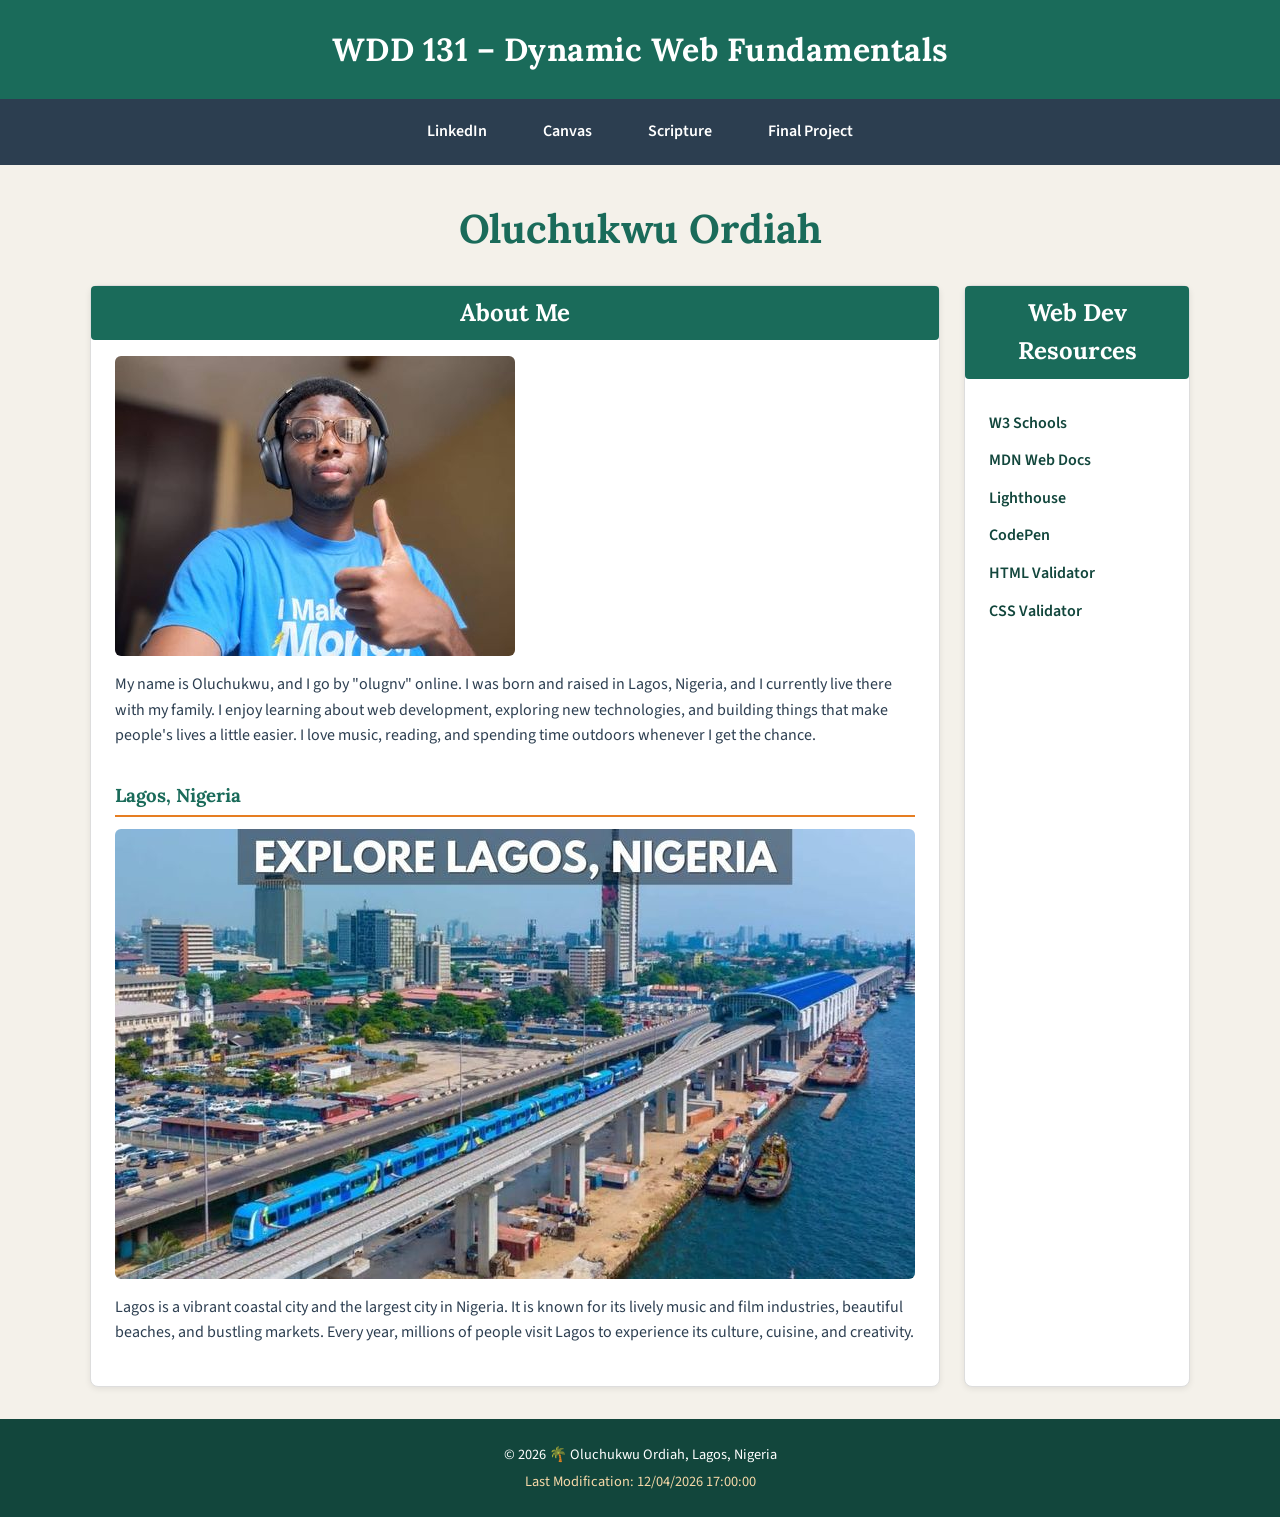
<file: index.html>
<!DOCTYPE html>
<html lang="en">
<head>
    <meta charset="UTF-8">
    <meta name="viewport" content="width=device-width, initial-scale=1.0">
    <title>WDD 131 – Dynamic Web Fundamentals – Oluchukwu Ordiah</title>
    <meta name="description" content="WDD 131 – Dynamic Web Fundamentals – Oluchukwu Ordiah. A landing page for web fundamentals, HTML, CSS, and JavaScript.">
    <meta name="author" content="Oluchukwu Ordiah">
    <link rel="preconnect" href="https://fonts.googleapis.com">
    <link rel="preconnect" href="https://fonts.gstatic.com" crossorigin>
    <link href="https://fonts.googleapis.com/css2?family=Lora:wght@400;700&family=Source+Sans+3:ital,wght@0,400;0,600;1,400&display=swap" rel="stylesheet">
    <link rel="stylesheet" href="styles/base.css">
    <script src="scripts/getdates.js" defer></script>
</head>
<body>
    <header>
        <span id="course-title">WDD 131 – Dynamic Web Fundamentals</span>
        <nav>
            <a href="https://www.linkedin.com/in/oluchukwu-ordiah-347861332/">LinkedIn</a>
            <a href="https://byupw.instructure.com/">Canvas</a>
            <a href="https://www.churchofjesuschrist.org/study/scriptures/bofm/1-ne/3?lang=eng&id=p7#p7">Scripture</a>
            <a href="project/siteplan.html">Final Project</a>
        </nav>
    </header>

    <main>
        <h1>Oluchukwu Ordiah</h1>

        <div class="cards">
        <section class="card">
            <h2>About Me</h2>
            <img src="images/olu.jpg" alt="Portrait of Oluchukwu Ordiah">
            <p>My name is Oluchukwu, and I go by "olugnv" online. I was born and raised in Lagos, Nigeria, and I currently live there with my family. I enjoy learning about web development, exploring new technologies, and building things that make people's lives a little easier. I love music, reading, and spending time outdoors whenever I get the chance.</p>
            <h3>Lagos, Nigeria</h3>
            <img src="images/lagos.jpg" alt="Aerial view of Lagos, Nigeria">
            <p>Lagos is a vibrant coastal city and the largest city in Nigeria. It is known for its lively music and film industries, beautiful beaches, and bustling markets. Every year, millions of people visit Lagos to experience its culture, cuisine, and creativity.</p>
        </section>

        <section class="card">
            <h2>Web Dev Resources</h2>
            <ul>
                <li><a href="https://www.w3schools.com/">W3 Schools</a></li>
                <li><a href="https://developer.mozilla.org/en-US/">MDN Web Docs</a></li>
                <li><a href="https://developer.chrome.com/docs/lighthouse/">Lighthouse</a></li>
                <li><a href="https://codepen.io/">CodePen</a></li>
                <li><a href="https://validator.w3.org/">HTML Validator</a></li>
                <li><a href="https://jigsaw.w3.org/css-validator/">CSS Validator</a></li>
            </ul>
        </section>
        </div>
    </main>

    <footer>
        <p>© <span id="currentyear"></span> 🌴 Oluchukwu Ordiah, Lagos, Nigeria</p>
        <p id="lastModified"></p>
    </footer>
</body>
</html>
</file>
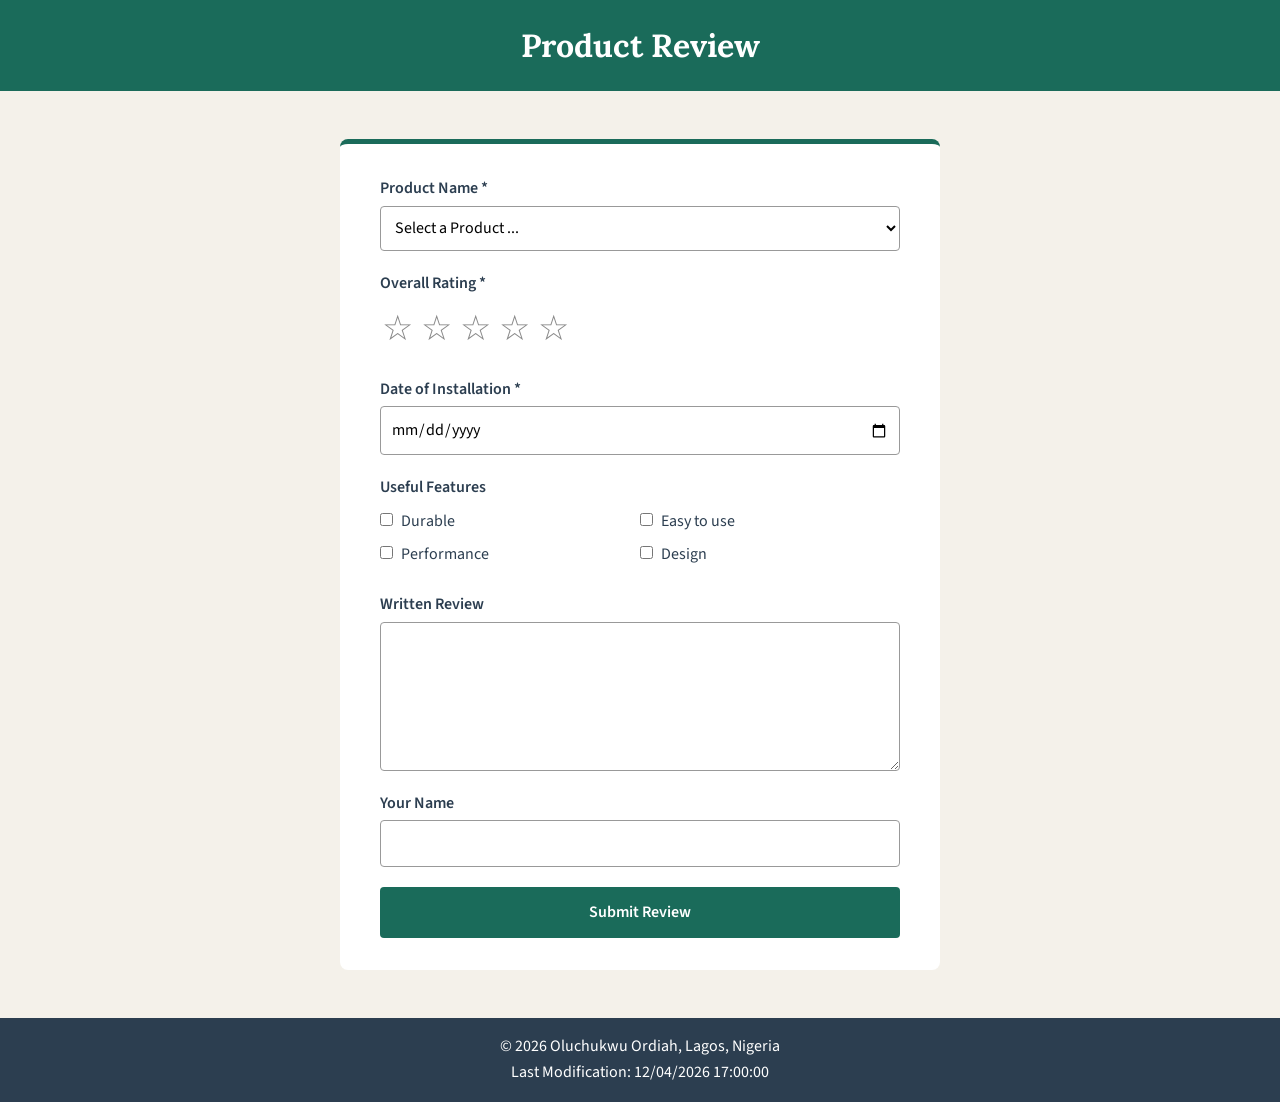
<file: form.html>
<!DOCTYPE html>
<html lang="en">
<head>
    <meta charset="UTF-8">
    <meta name="viewport" content="width=device-width, initial-scale=1.0">
    <title>Product Review Form</title>
    <meta name="description" content="Rate and review a product you have installed. Choose the product, give it a star rating, and share which features you found useful.">
    <meta name="author" content="Oluchukwu Ordiah">
    <link rel="preconnect" href="https://fonts.googleapis.com">
    <link rel="preconnect" href="https://fonts.gstatic.com" crossorigin>
    <link href="https://fonts.googleapis.com/css2?family=Lora:wght@400;700&family=Source+Sans+3:wght@400;600&display=swap" rel="stylesheet">
    <link rel="stylesheet" href="styles/form.css">
    <script src="scripts/form.js" defer></script>
    <script src="scripts/getdates.js" defer></script>
</head>
<body>
    <header>
        <h1>Product Review</h1>
    </header>

    <main>
        <form action="review.html" method="get">
            <label for="product">Product Name *</label>
            <select id="product" name="product" required>
                <option value="" disabled selected>Select a Product ...</option>
            </select>

            <fieldset class="rating">
                <legend>Overall Rating *</legend>
                <input type="radio" id="rating1" name="rating" value="1" required>
                <label for="rating1" title="1 star">&star;<span class="sr-only">1 star</span></label>
                <input type="radio" id="rating2" name="rating" value="2" required>
                <label for="rating2" title="2 stars">&star;<span class="sr-only">2 stars</span></label>
                <input type="radio" id="rating3" name="rating" value="3" required>
                <label for="rating3" title="3 stars">&star;<span class="sr-only">3 stars</span></label>
                <input type="radio" id="rating4" name="rating" value="4" required>
                <label for="rating4" title="4 stars">&star;<span class="sr-only">4 stars</span></label>
                <input type="radio" id="rating5" name="rating" value="5" required>
                <label for="rating5" title="5 stars">&star;<span class="sr-only">5 stars</span></label>
            </fieldset>

            <label for="installDate">Date of Installation *</label>
            <input type="date" id="installDate" name="installDate" required>

            <fieldset>
                <legend>Useful Features</legend>
                <div class="check"><input type="checkbox" id="durable" name="features" value="Durable"><label for="durable">Durable</label></div>
                <div class="check"><input type="checkbox" id="easy" name="features" value="Easy to use"><label for="easy">Easy to use</label></div>
                <div class="check"><input type="checkbox" id="performance" name="features" value="Performance"><label for="performance">Performance</label></div>
                <div class="check"><input type="checkbox" id="design" name="features" value="Design"><label for="design">Design</label></div>
            </fieldset>

            <label for="review">Written Review</label>
            <textarea id="review" name="review" rows="5"></textarea>

            <label for="username">Your Name</label>
            <input type="text" id="username" name="username">

            <input type="submit" value="Submit Review">
        </form>
    </main>

    <footer>
        <p>© <span id="currentyear"></span> Oluchukwu Ordiah, Lagos, Nigeria</p>
        <p id="lastModified"></p>
    </footer>
</body>
</html>
</file>
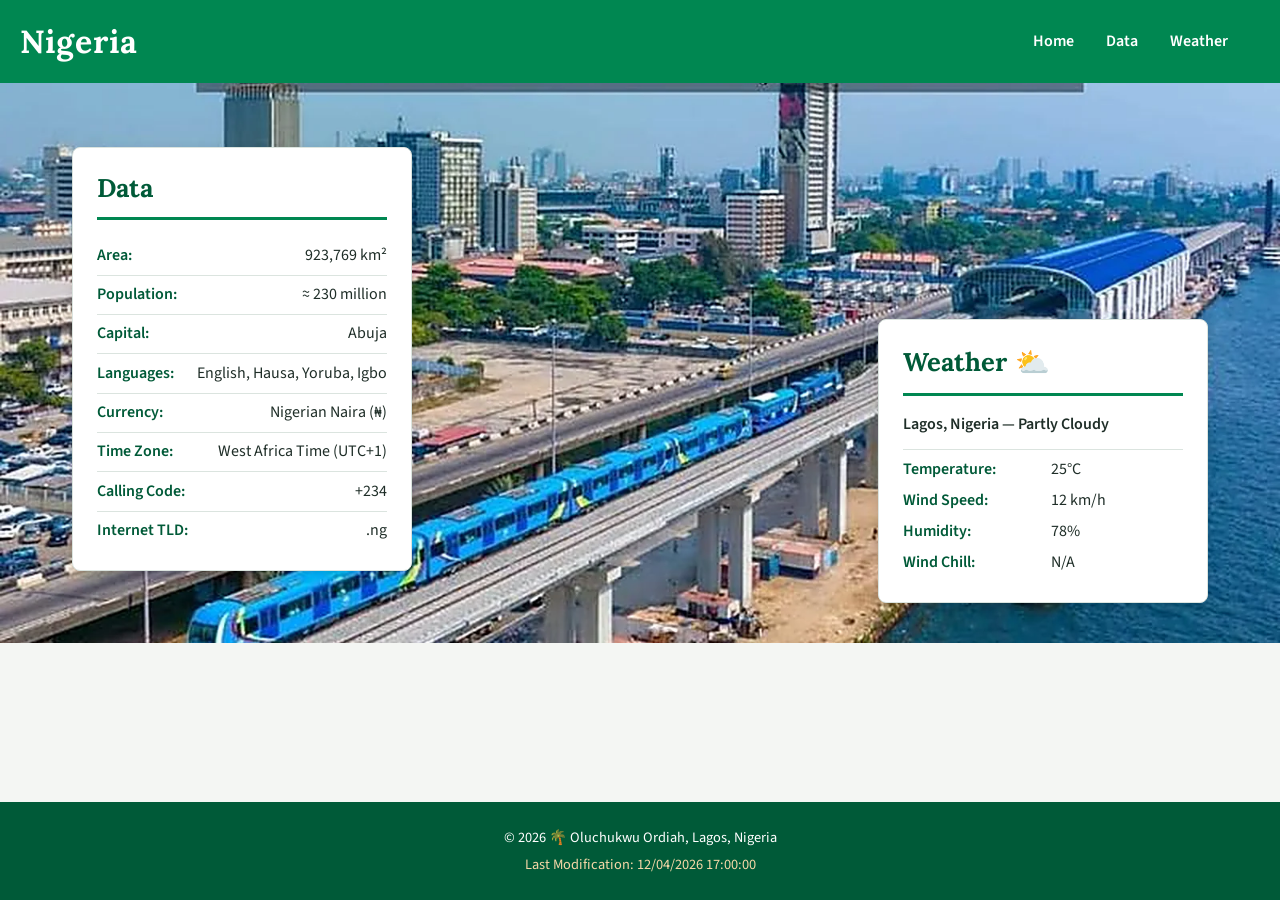
<file: place.html>
<!DOCTYPE html>
<html lang="en">
<head>
    <meta charset="UTF-8">
    <meta name="viewport" content="width=device-width, initial-scale=1.0">
    <title>WDD 131 – Country Page – Nigeria</title>
    <meta name="description" content="Nigeria country page – responsive layout with hero image, country data, and current weather for Lagos, Nigeria.">
    <meta name="author" content="Oluchukwu Ordiah">
    <link rel="preconnect" href="https://fonts.googleapis.com">
    <link rel="preconnect" href="https://fonts.gstatic.com" crossorigin>
    <link href="https://fonts.googleapis.com/css2?family=Lora:wght@400;700&family=Source+Sans+3:ital,wght@0,400;0,600;1,400&display=swap" rel="stylesheet">
    <link rel="stylesheet" href="styles/place.css">
    <link rel="stylesheet" href="styles/place-large.css">
    <script src="scripts/place.js" defer></script>
</head>
<body>
    <header>
        <h1 class="site-title">Nigeria</h1>
        <nav>
            <a href="#">Home</a>
            <a href="#data">Data</a>
            <a href="#weather">Weather</a>
        </nav>
    </header>

    <main>
        <div class="hero">
            <picture>
                <source media="(min-width: 1200px)" srcset="images/hero-large.webp 1600w" sizes="100vw">
                <source media="(min-width: 640px)" srcset="images/hero-medium.webp 800w" sizes="100vw">
                <img src="images/hero-small.webp"
                     srcset="images/hero-small.webp 600w, images/hero-medium.webp 800w, images/hero-large.webp 1600w"
                     sizes="100vw"
                     alt="Aerial view of Lagos, Nigeria">
            </picture>

            <section class="card data" id="data">
                <h2>Data</h2>
                <ul>
                    <li><span class="label">Area:</span><span class="value">923,769 km²</span></li>
                    <li><span class="label">Population:</span><span class="value">≈ 230 million</span></li>
                    <li><span class="label">Capital:</span><span class="value">Abuja</span></li>
                    <li><span class="label">Languages:</span><span class="value">English, Hausa, Yoruba, Igbo</span></li>
                    <li><span class="label">Currency:</span><span class="value">Nigerian Naira (₦)</span></li>
                    <li><span class="label">Time Zone:</span><span class="value">West Africa Time (UTC+1)</span></li>
                    <li><span class="label">Calling Code:</span><span class="value">+234</span></li>
                    <li><span class="label">Internet TLD:</span><span class="value">.ng</span></li>
                </ul>
            </section>

            <section class="card weather" id="weather">
                <h2>Weather</h2>
                <img class="weather-icon" src="images/weather-icon.svg" alt="Partly cloudy weather icon">
                <p class="condition">Lagos, Nigeria — Partly Cloudy</p>
                <p class="readings">
                    <span class="label">Temperature:</span><span class="value">25°C</span>
                    <span class="label">Wind Speed:</span><span class="value">12 km/h</span>
                    <span class="label">Humidity:</span><span class="value">78%</span>
                    <span class="label">Wind Chill:</span><span id="windchill" class="value">N/A</span>
                </p>
            </section>
        </div>
    </main>

    <footer>
        <p>© <span id="currentyear"></span> 🌴 Oluchukwu Ordiah, Lagos, Nigeria</p>
        <p id="lastModified"></p>
    </footer>
</body>
</html>
</file>
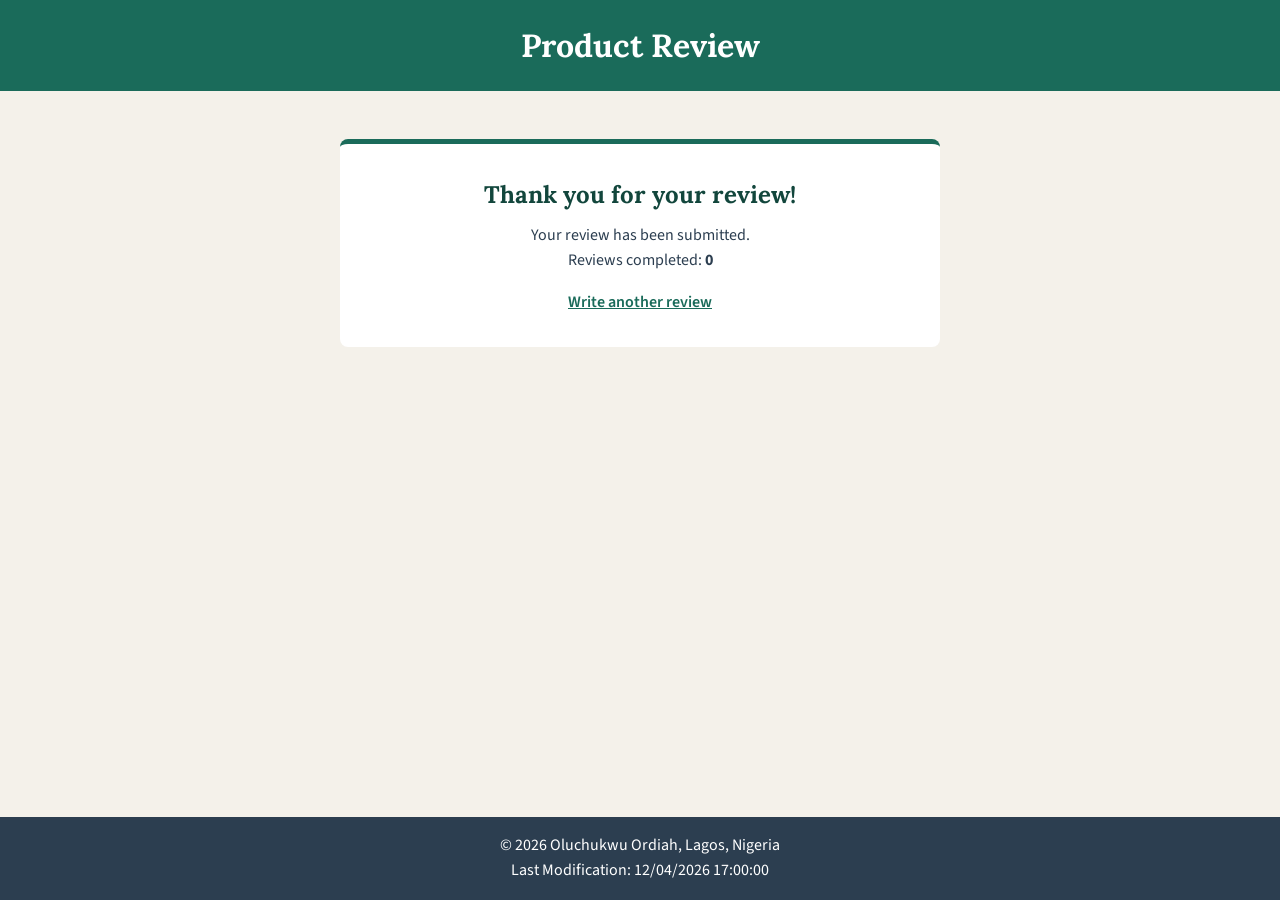
<file: review.html>
<!DOCTYPE html>
<html lang="en">
<head>
    <meta charset="UTF-8">
    <meta name="viewport" content="width=device-width, initial-scale=1.0">
    <title>Review Submitted</title>
    <meta name="description" content="Confirmation that your product review was submitted.">
    <meta name="author" content="Oluchukwu Ordiah">
    <link rel="preconnect" href="https://fonts.googleapis.com">
    <link rel="preconnect" href="https://fonts.gstatic.com" crossorigin>
    <link href="https://fonts.googleapis.com/css2?family=Lora:wght@400;700&family=Source+Sans+3:wght@400;600&display=swap" rel="stylesheet">
    <link rel="stylesheet" href="styles/form.css">
    <script src="scripts/review.js" defer></script>
    <script src="scripts/getdates.js" defer></script>
</head>
<body>
    <header>
        <h1>Product Review</h1>
    </header>

    <main>
        <div class="confirmation">
            <h2>Thank you for your review!</h2>
            <p>Your review has been submitted.</p>
            <p>Reviews completed: <strong id="reviewCount">0</strong></p>
            <a href="form.html">Write another review</a>
        </div>
    </main>

    <footer>
        <p>© <span id="currentyear"></span> Oluchukwu Ordiah, Lagos, Nigeria</p>
        <p id="lastModified"></p>
    </footer>
</body>
</html>
</file>
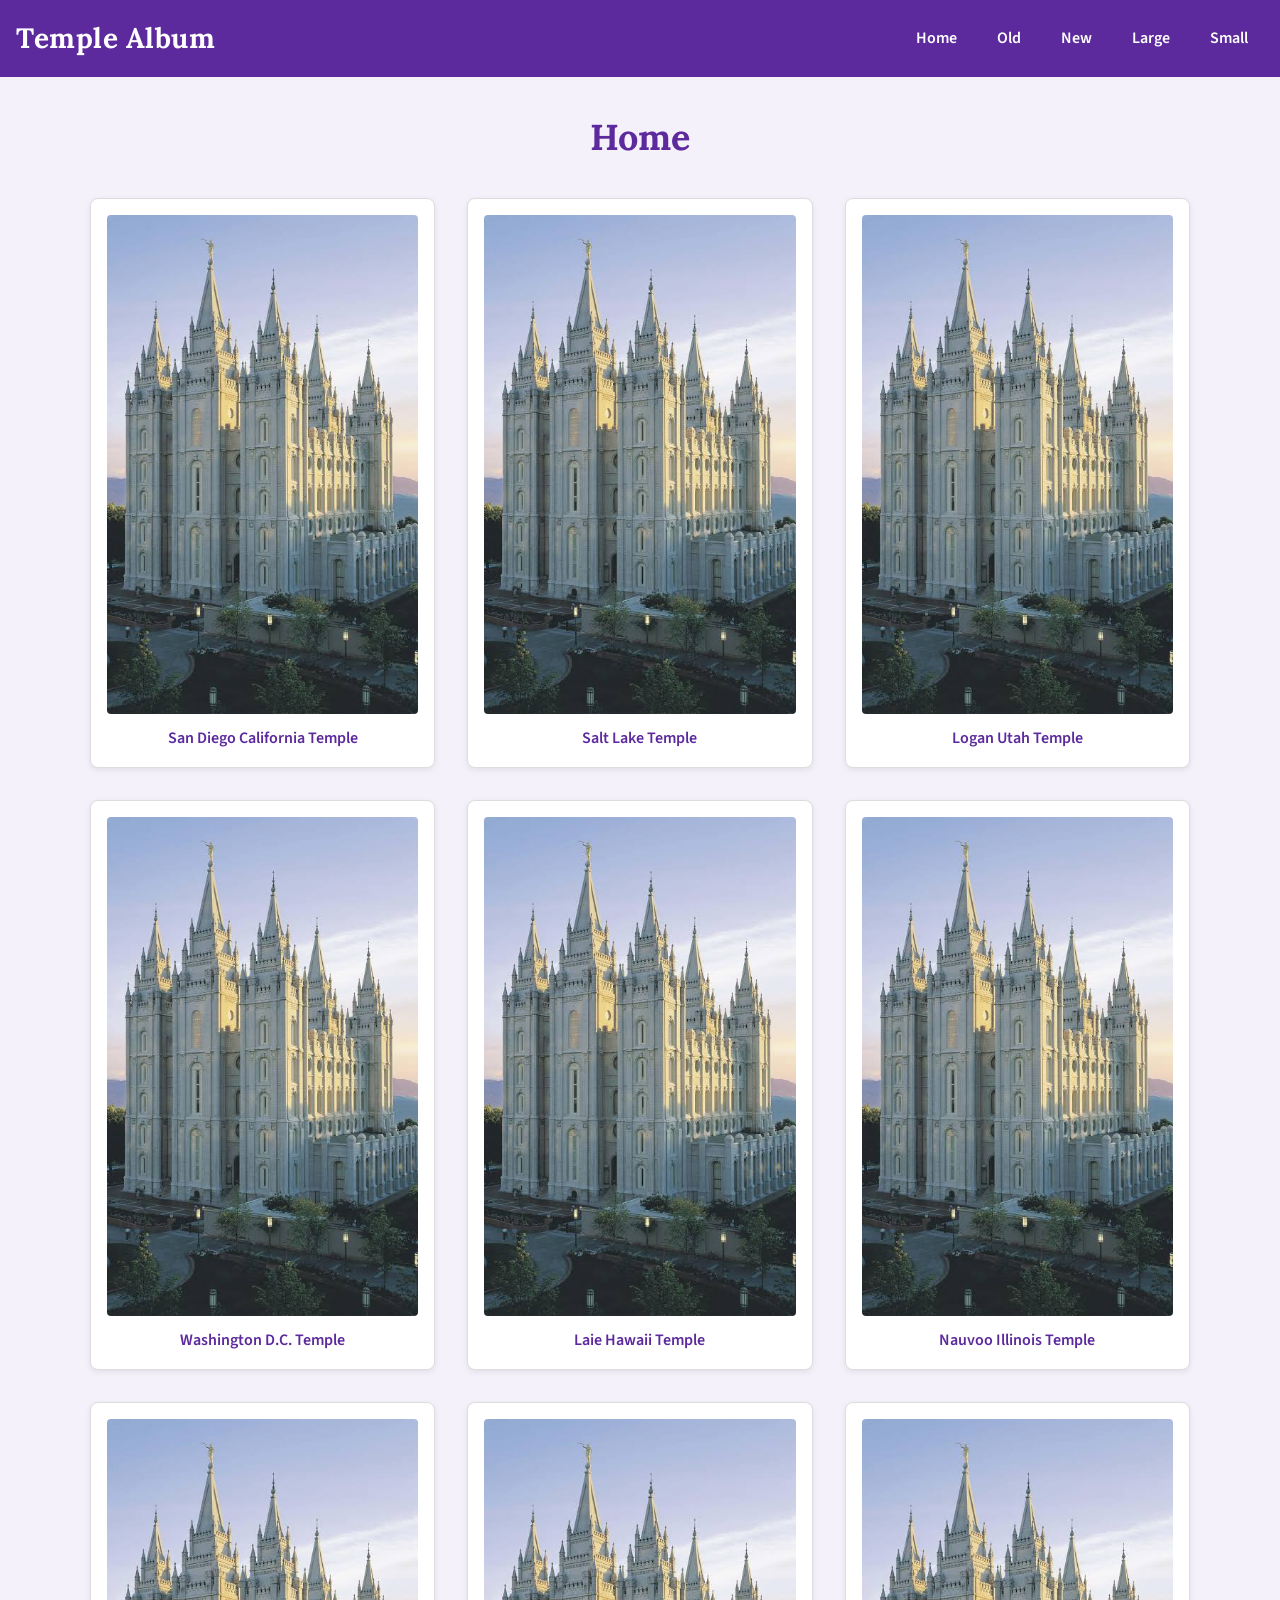
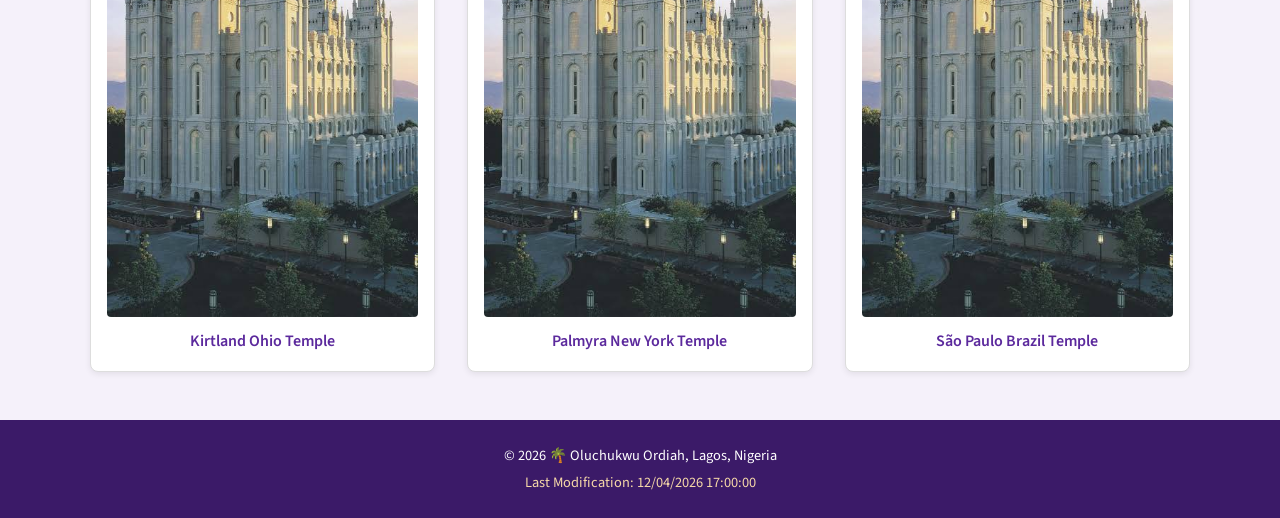
<file: temples.html>
<!DOCTYPE html>
<html lang="en">
<head>
    <meta charset="UTF-8">
    <meta name="viewport" content="width=device-width, initial-scale=1.0">
    <title>Temple Album</title>
    <meta name="description" content="Temple Album – a responsive photo gallery of temples of The Church of Jesus Christ of Latter-day Saints.">
    <meta name="author" content="Oluchukwu Ordiah">
    <link rel="preconnect" href="https://fonts.googleapis.com">
    <link rel="preconnect" href="https://fonts.gstatic.com" crossorigin>
    <link href="https://fonts.googleapis.com/css2?family=Lora:wght@400;700&family=Source+Sans+3:ital,wght@0,400;0,600;1,400&display=swap" rel="stylesheet">
    <link rel="stylesheet" href="styles/temples.css">
    <link rel="stylesheet" href="styles/temples-large.css">
    <script src="scripts/temples.js" defer></script>
</head>
<body>
    <header>
        <div class="header-top">
            <span id="site-title">Temple Album</span>
            <button id="menu" aria-label="Toggle navigation" aria-expanded="false">☰</button>
        </div>
        <nav id="nav">
            <a href="#">Home</a>
            <a href="#">Old</a>
            <a href="#">New</a>
            <a href="#">Large</a>
            <a href="#">Small</a>
        </nav>
    </header>

    <main>
        <h1>Home</h1>

        <figure>
            <img src="images/temple.png" alt="San Diego California Temple">
            <figcaption><a href="#">San Diego California Temple</a></figcaption>
        </figure>
        <figure>
            <img src="images/temple.png" alt="Salt Lake Temple">
            <figcaption><a href="#">Salt Lake Temple</a></figcaption>
        </figure>
        <figure>
            <img src="images/temple.png" alt="Logan Utah Temple">
            <figcaption><a href="#">Logan Utah Temple</a></figcaption>
        </figure>
        <figure>
            <img src="images/temple.png" alt="Washington D.C. Temple">
            <figcaption><a href="#">Washington D.C. Temple</a></figcaption>
        </figure>
        <figure>
            <img src="images/temple.png" alt="Laie Hawaii Temple">
            <figcaption><a href="#">Laie Hawaii Temple</a></figcaption>
        </figure>
        <figure>
            <img src="images/temple.png" alt="Nauvoo Illinois Temple">
            <figcaption><a href="#">Nauvoo Illinois Temple</a></figcaption>
        </figure>
        <figure>
            <img src="images/temple.png" alt="Kirtland Ohio Temple">
            <figcaption><a href="#">Kirtland Ohio Temple</a></figcaption>
        </figure>
        <figure>
            <img src="images/temple.png" alt="Palmyra New York Temple">
            <figcaption><a href="#">Palmyra New York Temple</a></figcaption>
        </figure>
        <figure>
            <img src="images/temple.png" alt="São Paulo Brazil Temple">
            <figcaption><a href="#">São Paulo Brazil Temple</a></figcaption>
        </figure>
    </main>

    <footer>
        <p>© <span id="currentyear"></span> 🌴 Oluchukwu Ordiah, Lagos, Nigeria</p>
        <p id="lastModified"></p>
    </footer>
</body>
</html>
</file>
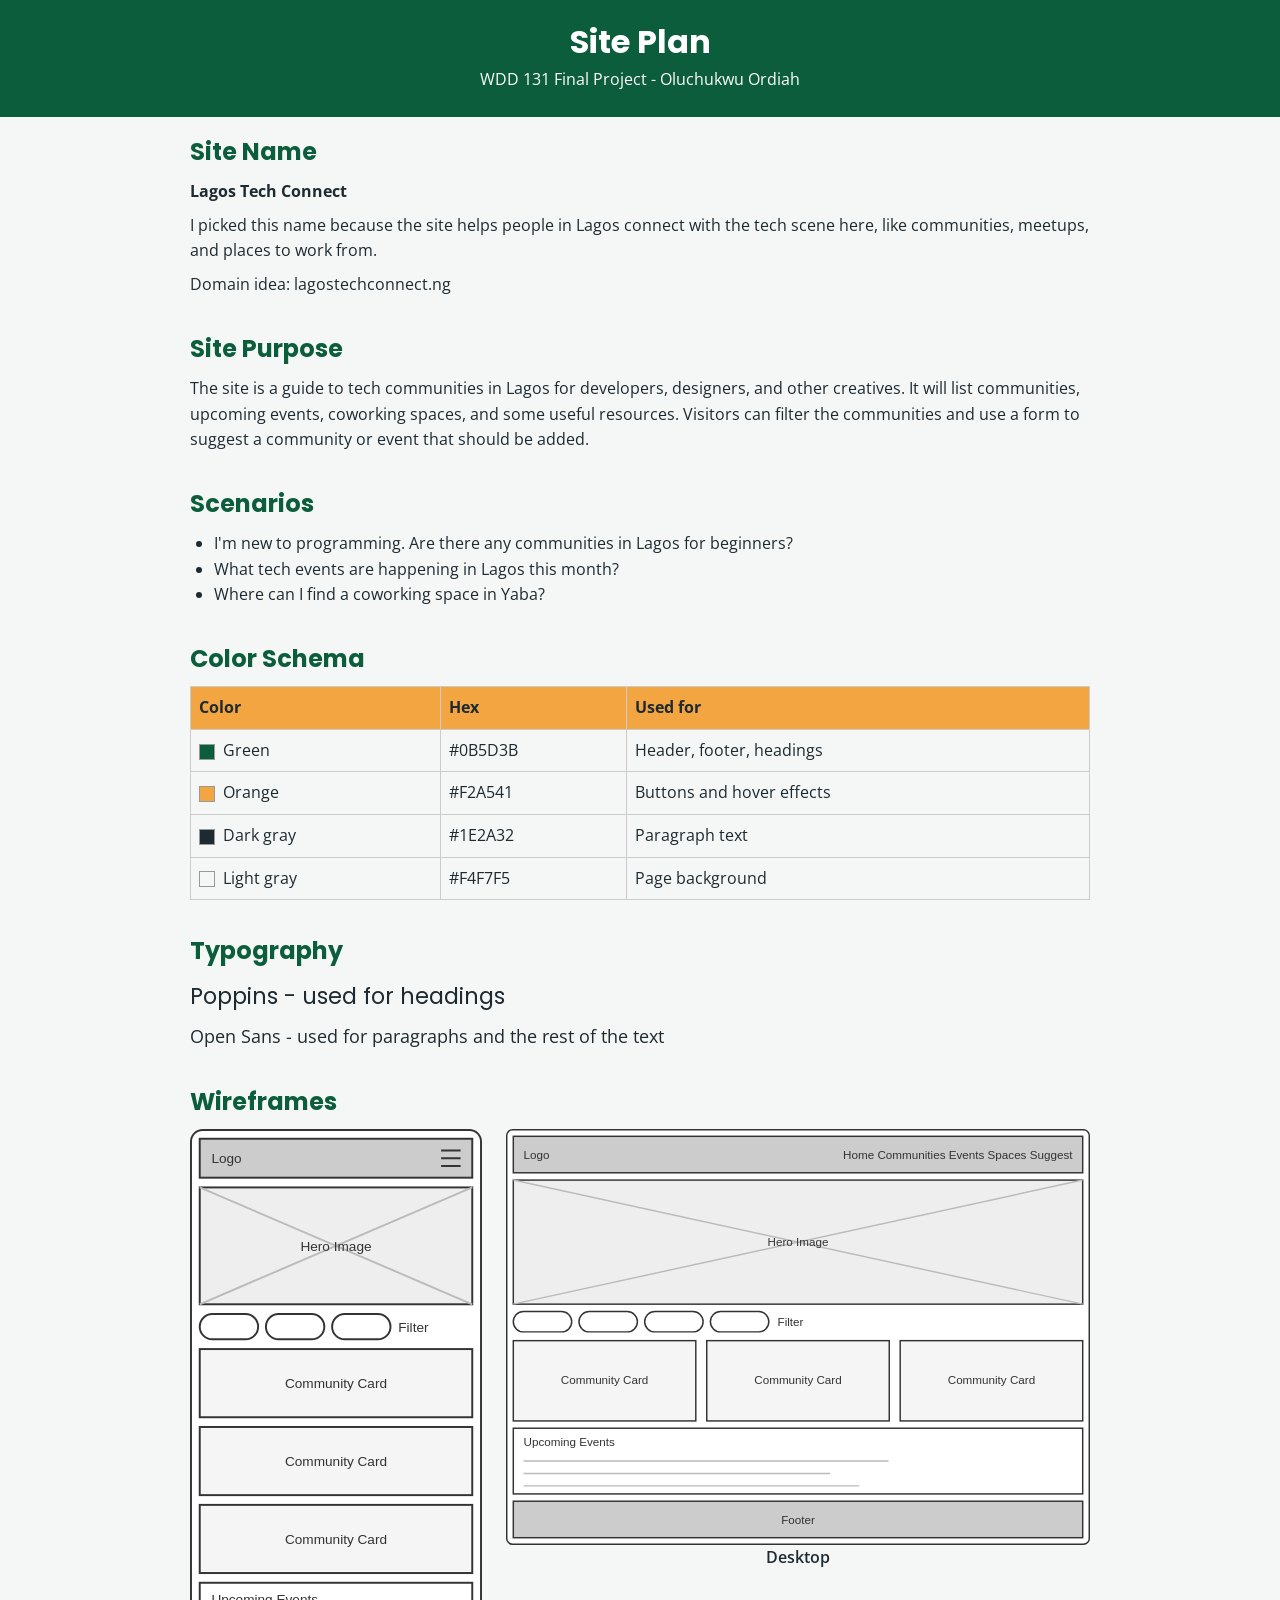
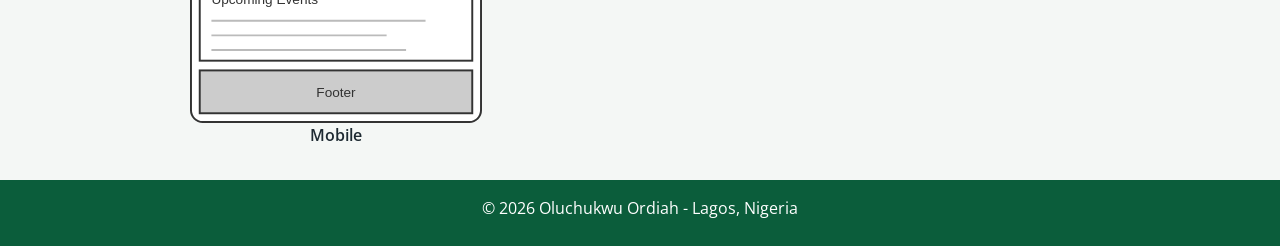
<file: project/siteplan.html>
<!DOCTYPE html>
<html lang="en">
<head>
    <meta charset="UTF-8">
    <meta name="viewport" content="width=device-width, initial-scale=1.0">
    <title>Site Plan - Lagos Tech Connect</title>
    <meta name="description" content="Site plan for Lagos Tech Connect, a website about tech communities, events, and coworking spaces in Lagos.">
    <meta name="author" content="Oluchukwu Ordiah">
    <link rel="preconnect" href="https://fonts.googleapis.com">
    <link rel="preconnect" href="https://fonts.gstatic.com" crossorigin>
    <link href="https://fonts.googleapis.com/css2?family=Poppins:wght@600&family=Open+Sans:wght@400;600&display=swap" rel="stylesheet">
    <link rel="stylesheet" href="styles/siteplan.css">
</head>
<body>
    <header>
        <h1>Site Plan</h1>
        <p>WDD 131 Final Project - Oluchukwu Ordiah</p>
    </header>

    <main>
        <section>
            <h2>Site Name</h2>
            <p><strong>Lagos Tech Connect</strong></p>
            <p>I picked this name because the site helps people in Lagos connect with the tech scene here, like communities, meetups, and places to work from.</p>
            <p>Domain idea: lagostechconnect.ng</p>
        </section>

        <section>
            <h2>Site Purpose</h2>
            <p>The site is a guide to tech communities in Lagos for developers, designers, and other creatives. It will list communities, upcoming events, coworking spaces, and some useful resources. Visitors can filter the communities and use a form to suggest a community or event that should be added.</p>
        </section>

        <section>
            <h2>Scenarios</h2>
            <ul>
                <li>I'm new to programming. Are there any communities in Lagos for beginners?</li>
                <li>What tech events are happening in Lagos this month?</li>
                <li>Where can I find a coworking space in Yaba?</li>
            </ul>
        </section>

        <section>
            <h2>Color Schema</h2>
            <table>
                <thead>
                    <tr>
                        <th>Color</th>
                        <th>Hex</th>
                        <th>Used for</th>
                    </tr>
                </thead>
                <tbody>
                    <tr>
                        <td><span class="swatch green"></span>Green</td>
                        <td>#0B5D3B</td>
                        <td>Header, footer, headings</td>
                    </tr>
                    <tr>
                        <td><span class="swatch orange"></span>Orange</td>
                        <td>#F2A541</td>
                        <td>Buttons and hover effects</td>
                    </tr>
                    <tr>
                        <td><span class="swatch dark"></span>Dark gray</td>
                        <td>#1E2A32</td>
                        <td>Paragraph text</td>
                    </tr>
                    <tr>
                        <td><span class="swatch light"></span>Light gray</td>
                        <td>#F4F7F5</td>
                        <td>Page background</td>
                    </tr>
                </tbody>
            </table>
        </section>

        <section>
            <h2>Typography</h2>
            <p class="poppins">Poppins - used for headings</p>
            <p class="opensans">Open Sans - used for paragraphs and the rest of the text</p>
        </section>

        <section>
            <h2>Wireframes</h2>
            <div class="wireframes">
                <figure>
                    <img src="images/wireframe-mobile.svg" alt="Mobile wireframe with header, menu button, hero image, community cards stacked, events, and footer" width="300" height="610" loading="lazy">
                    <figcaption>Mobile</figcaption>
                </figure>
                <figure>
                    <img src="images/wireframe-desktop.svg" alt="Desktop wireframe with header and navigation, hero image, community cards in three columns, events, and footer" width="800" height="570" loading="lazy">
                    <figcaption>Desktop</figcaption>
                </figure>
            </div>
        </section>
    </main>

    <footer>
        <p>&copy; 2026 Oluchukwu Ordiah - Lagos, Nigeria</p>
    </footer>
</body>
</html>
</file>
<file: styles/base.css>
:root {
    --primary: #1a6b5a;
    --primary-dark: #12463c;
    --accent: #e67e22;
    --light-bg: #f4f1ea;
    --dark-text: #2c3e50;
    --white: #ffffff;
}

* {
    margin: 0;
    padding: 0;
    box-sizing: border-box;
}

body {
    font-family: "Source Sans 3", Arial, sans-serif;
    background-color: var(--light-bg);
    color: var(--dark-text);
    line-height: 1.6;
    display: flex;
    flex-direction: column;
    min-height: 100vh;
}

h1,
h2,
h3 {
    font-family: "Lora", Georgia, serif;
    color: var(--primary-dark);
}

header {
    background-color: var(--primary);
    color: var(--white);
    text-align: center;
}

#course-title {
    display: block;
    font-family: "Lora", Georgia, serif;
    font-size: 2rem;
    font-weight: 700;
    padding: 1.5rem 1rem;
    letter-spacing: 0.5px;
}

nav {
    display: flex;
    justify-content: center;
    background-color: var(--dark-text);
    gap: 2rem;
    padding: 0.75rem 1rem;
    flex-wrap: wrap;
}

nav a {
    color: var(--white);
    text-decoration: none;
    font-weight: 600;
    padding: 0.5rem 0.75rem;
    border-radius: 4px;
    transition: background-color 0.3s ease, color 0.3s ease;
}

nav a:hover {
    background-color: var(--accent);
    color: var(--dark-text);
}

main {
    flex: 1;
    width: min(92%, 1100px);
    margin: 2rem auto;
}

h1 {
    font-size: 2.5rem;
    color: var(--primary);
    margin-bottom: 1.5rem;
    text-align: center;
}

.cards {
    display: grid;
    grid-template-columns: 2fr 1fr;
    gap: 1.5rem;
}

.card {
    background: var(--white);
    border: 1px solid #ddd;
    border-radius: 8px;
    padding: 1.5rem;
    box-shadow: 0 2px 6px rgba(0, 0, 0, 0.08);
    display: grid;
    grid-template-columns: 1fr;
    align-content: start;
}

.card h2 {
    text-align: center;
    background-color: var(--primary);
    color: var(--white);
    padding: 0.5rem;
    border-radius: 4px;
    margin: -1.5rem -1.5rem 1rem;
}

.card img {
    border-radius: 6px;
    margin: 0 0 1rem;
}

.card p {
    margin-bottom: 1rem;
}

.card h3 {
    margin: 1rem 0 0.75rem;
    color: var(--primary);
    border-bottom: 2px solid var(--accent);
    padding-bottom: 0.25rem;
}

.card ul {
    list-style: none;
    margin-top: 1rem;
}

.card ul li {
    margin-bottom: 0.75rem;
}

.card ul a {
    color: var(--primary-dark);
    text-decoration: none;
    font-weight: 600;
    border-bottom: 2px solid transparent;
    transition: border-color 0.3s ease, color 0.3s ease;
}

.card ul a:hover {
    color: var(--accent);
    border-bottom-color: var(--accent);
}

footer {
    background-color: var(--primary-dark);
    color: var(--white);
    text-align: center;
    padding: 1.25rem 1rem;
    font-size: 0.9rem;
}

footer p {
    margin: 0.25rem 0;
}

footer #lastModified {
    color: #f6d8a8;
}

@media (max-width: 800px) {
    .cards {
        grid-template-columns: 1fr;
    }

    nav {
        flex-direction: column;
        gap: 0.5rem;
    }
}
</file>
<file: styles/form.css>
:root {
    --primary: #1a6b5a;
    --primary-dark: #12463c;
    --accent: #e67e22;
    --light-bg: #f4f1ea;
    --dark-text: #2c3e50;
    --white: #ffffff;
}

* {
    margin: 0;
    padding: 0;
    box-sizing: border-box;
}

body {
    font-family: "Source Sans 3", Arial, sans-serif;
    background-color: var(--light-bg);
    color: var(--dark-text);
    line-height: 1.6;
    display: flex;
    flex-direction: column;
    min-height: 100vh;
}

h1,
h2 {
    font-family: "Lora", Georgia, serif;
}

header {
    background-color: var(--primary);
    color: var(--white);
    text-align: center;
    padding: 1.25rem 1rem;
}

main {
    flex: 1;
    width: 92%;
    max-width: 600px;
    margin: 2rem auto;
}

form,
.confirmation {
    background-color: var(--white);
    padding: 1.5rem;
    border-radius: 8px;
    border-top: 5px solid var(--primary);
}

form > label,
legend {
    display: block;
    font-weight: 600;
    margin-bottom: 0.25rem;
}

select,
input[type="date"],
input[type="text"],
textarea {
    display: block;
    width: 100%;
    padding: 0.6rem;
    margin-bottom: 1.25rem;
    font: inherit;
    border: 1px solid #999;
    border-radius: 4px;
    background-color: var(--white);
}

select:focus,
input:focus,
textarea:focus {
    outline: 2px solid var(--accent);
    outline-offset: 1px;
}

fieldset {
    border: none;
    margin-bottom: 1.25rem;
}

.check {
    padding: 0.25rem 0;
}

.check input {
    margin-right: 0.5rem;
    accent-color: var(--primary);
}

.check label {
    cursor: pointer;
}

/* star rating */
.rating input {
    position: absolute;
    opacity: 0;
    width: 1px;
    height: 1px;
}

.rating label {
    font-size: 2.2rem;
    color: #888;
    cursor: pointer;
    padding: 0 0.15rem;
}

.rating label:has(~ input:checked),
.rating input:checked + label {
    color: var(--accent);
}

.rating input:focus-visible + label {
    outline: 2px solid var(--primary);
    border-radius: 4px;
}

.sr-only {
    position: absolute;
    width: 1px;
    height: 1px;
    overflow: hidden;
    clip-path: inset(50%);
    white-space: nowrap;
}

input[type="submit"] {
    width: 100%;
    padding: 0.8rem;
    font: inherit;
    font-weight: 600;
    color: var(--white);
    background-color: var(--primary);
    border: none;
    border-radius: 4px;
    cursor: pointer;
}

input[type="submit"]:hover,
input[type="submit"]:focus {
    background-color: var(--primary-dark);
}

.confirmation {
    text-align: center;
}

.confirmation h2 {
    color: var(--primary-dark);
    margin-bottom: 0.5rem;
}

.confirmation a {
    display: inline-block;
    margin-top: 1rem;
    color: var(--primary);
    font-weight: 600;
}

footer {
    background-color: var(--dark-text);
    color: var(--white);
    text-align: center;
    padding: 1rem;
}

@media (min-width: 640px) {
    main {
        margin: 3rem auto;
    }

    form,
    .confirmation {
        padding: 2rem 2.5rem;
    }

    fieldset:not(.rating) {
        display: grid;
        grid-template-columns: 1fr 1fr;
    }

    fieldset:not(.rating) legend {
        grid-column: 1 / -1;
    }
}
</file>
<file: styles/place.css>
:root {
    --primary: #008751;
    --primary-dark: #005a38;
    --accent: #f2a900;
    --light-bg: #f4f6f3;
    --dark-text: #1f2e28;
    --white: #ffffff;
    --muted: #5b6b63;
    --border: #dbe4df;
}

* {
    margin: 0;
    padding: 0;
    box-sizing: border-box;
}

body {
    font-family: "Source Sans 3", Arial, sans-serif;
    background-color: var(--light-bg);
    color: var(--dark-text);
    line-height: 1.6;
    display: flex;
    flex-direction: column;
    min-height: 100vh;
}

h1,
h2 {
    font-family: "Lora", Georgia, serif;
}

header {
    background-color: var(--primary);
    color: var(--white);
    text-align: center;
}

.site-title {
    font-size: 2rem;
    font-weight: 700;
    letter-spacing: 1px;
    padding: 1.25rem 1rem 0.5rem;
}

nav {
    display: flex;
    justify-content: center;
    background-color: var(--primary-dark);
    gap: 1rem;
    padding: 0.75rem 1rem;
    flex-wrap: wrap;
}

nav a {
    color: var(--white);
    text-decoration: none;
    font-weight: 600;
    padding: 0.4rem 0.75rem;
    border-radius: 4px;
    transition: background-color 0.3s ease, color 0.3s ease;
}

nav a:hover {
    background-color: var(--accent);
    color: var(--primary-dark);
}

main {
    flex: 1;
    width: 100%;
    margin: 0 auto;
    padding: 0 0 2.5rem;
}

.hero {
    position: relative;
}

.hero > img,
.hero picture img {
    display: block;
    width: 100%;
    height: auto;
}

.card {
    background: var(--white);
    border: 1px solid var(--border);
    border-radius: 8px;
    padding: 1.25rem 1.5rem;
    box-shadow: 0 4px 12px rgba(0, 0, 0, 0.12);
    width: min(94%, 560px);
    margin-left: auto;
    margin-right: auto;
}

.card h2 {
    display: flex;
    align-items: center;
    gap: 0.5rem;
    font-size: 1.6rem;
    color: var(--primary-dark);
    border-bottom: 3px solid var(--primary);
    padding-bottom: 0.5rem;
    margin-bottom: 1rem;
}

#data {
    margin-top: 1.5rem;
}

#data li,
.readings {
    display: flex;
    flex-wrap: wrap;
    justify-content: space-between;
    gap: 0.35rem 1rem;
    padding: 0.4rem 0;
    border-bottom: 1px solid var(--border);
}

#data li:last-child {
    border-bottom: none;
}

.readings {
    margin-top: 0.75rem;
    border-top: 1px solid var(--border);
    border-bottom: none;
}

.readings .label,
.readings .value {
    flex: 1 1 45%;
}

.card ul {
    list-style: none;
}

.label {
    font-weight: 600;
    color: var(--primary-dark);
}

.value {
    color: var(--dark-text);
}

#weather {
    margin-top: 1.5rem;
}

.condition {
    font-weight: 600;
    margin-bottom: 0.75rem;
}

.weather-icon {
    display: block;
    width: 72px;
    height: 72px;
    margin: 0.5rem auto 1rem;
}

footer {
    background-color: var(--primary-dark);
    color: var(--white);
    text-align: center;
    padding: 1.25rem 1rem;
    font-size: 0.9rem;
}

footer p {
    margin: 0.25rem 0;
}

footer #lastModified {
    color: #f6d8a8;
}
</file>
<file: styles/place-large.css>
@media (min-width: 640px) {
    header {
        display: flex;
        justify-content: space-between;
        align-items: center;
        padding-right: 1.5rem;
    }

    .site-title {
        padding: 1rem 1.25rem;
    }

    nav {
        background-color: transparent;
        gap: 0.5rem;
    }

    nav a {
        border-radius: 4px;
    }

    .hero {
        position: relative;
        height: min(64vh, 560px);
        overflow: hidden;
    }

    .hero picture img {
        height: 100%;
        object-fit: cover;
        object-position: center;
    }

    .card {
        width: auto;
        margin: 0;
        position: absolute;
    }

    #data {
        top: 2.5rem;
        left: 3.5rem;
        width: min(340px, 34%);
    }

    #weather {
        right: 3.5rem;
        bottom: 2.5rem;
        width: min(330px, 34%);
    }

    .weather-icon {
        display: none;
    }

    #weather h2::after {
        content: "⛅";
        font-size: 1.75rem;
    }
}

@media (min-width: 1024px) {
    #data {
        left: 4.5rem;
    }

    #weather {
        right: 4.5rem;
    }
}
</file>
<file: styles/temples.css>
:root {
    --primary: #5c2a9d;
    --primary-dark: #3b1a68;
    --accent: #f4a900;
    --light-bg: #f5f1fa;
    --dark-text: #2c2340;
    --white: #ffffff;
}

* {
    margin: 0;
    padding: 0;
    box-sizing: border-box;
}

body {
    font-family: "Source Sans 3", Arial, sans-serif;
    background-color: var(--light-bg);
    color: var(--dark-text);
    line-height: 1.6;
}

header {
    background-color: var(--primary);
    color: var(--white);
}

.header-top {
    display: flex;
    justify-content: space-between;
    align-items: center;
    padding: 1rem;
}

#site-title {
    font-family: "Lora", Georgia, serif;
    font-size: 1.75rem;
    font-weight: 700;
    letter-spacing: 0.5px;
}

#menu {
    background: none;
    border: none;
    color: var(--white);
    font-size: 2rem;
    line-height: 1;
    cursor: pointer;
    padding: 0.25rem 0.5rem;
}

nav {
    display: none;
    flex-direction: column;
    background-color: var(--primary-dark);
}

nav.open {
    display: flex;
}

nav a {
    color: var(--white);
    text-decoration: none;
    font-weight: 600;
    padding: 0.85rem 1.5rem;
    border-top: 1px solid rgba(255, 255, 255, 0.15);
    transition: background-color 0.3s ease, color 0.3s ease;
}

nav a:hover {
    background-color: var(--accent);
    color: var(--primary-dark);
}

main {
    display: grid;
    grid-template-columns: 1fr;
    gap: 2rem;
    width: min(92%, 1100px);
    margin: 2rem auto 3rem;
}

h1 {
    font-family: "Lora", Georgia, serif;
    font-size: 2.25rem;
    color: var(--primary);
    text-align: center;
}

figure {
    background: var(--white);
    border: 1px solid #ddd;
    border-radius: 8px;
    padding: 1rem;
    box-shadow: 0 2px 6px rgba(0, 0, 0, 0.08);
}

figure img {
    width: 100%;
    border-radius: 4px;
    display: block;
    transition: filter 0.3s ease, transform 0.3s ease;
}

figure:hover img {
    filter: brightness(1.05);
}

figcaption {
    text-align: center;
    padding-top: 0.75rem;
    font-weight: 600;
}

figcaption a {
    color: var(--primary);
    text-decoration: none;
}

figcaption a:hover {
    color: var(--accent);
    text-decoration: underline;
}

footer {
    background-color: var(--primary-dark);
    color: var(--white);
    text-align: center;
    padding: 1.25rem 1rem;
    font-size: 0.9rem;
}

footer p {
    margin: 0.25rem 0;
}

footer #lastModified {
    color: #f6d8a8;
}
</file>
<file: styles/temples-large.css>
@media (min-width: 640px) {
    header {
        display: flex;
        justify-content: space-between;
        align-items: center;
    }

    #menu {
        display: none;
    }

    nav {
        display: flex;
        flex-direction: row;
        justify-content: flex-end;
        background-color: var(--primary);
        gap: 0.5rem;
        padding-right: 1rem;
    }

    nav.open {
        display: flex;
    }

    nav a {
        border-top: none;
        padding: 0.75rem 1rem;
        border-radius: 4px;
    }

    main {
        grid-template-columns: repeat(auto-fit, minmax(300px, 1fr));
    }

    h1 {
        grid-column: 1 / -1;
    }
}
</file>
<file: project/styles/siteplan.css>
:root {
    --green: #0B5D3B;
    --orange: #F2A541;
    --dark: #1E2A32;
    --light: #F4F7F5;
}

* {
    margin: 0;
    padding: 0;
    box-sizing: border-box;
}

body {
    font-family: "Open Sans", Arial, sans-serif;
    background-color: var(--light);
    color: var(--dark);
    line-height: 1.6;
}

h1,
h2 {
    font-family: "Poppins", Arial, sans-serif;
}

h2 {
    color: var(--green);
    margin-bottom: 0.5rem;
}

header,
footer {
    background-color: var(--green);
    color: white;
    text-align: center;
    padding: 1rem;
}

main {
    width: 90%;
    max-width: 900px;
    margin: 1rem auto;
}

section {
    margin-bottom: 2rem;
}

p,
ul {
    margin-bottom: 0.5rem;
}

ul {
    margin-left: 1.5rem;
}

table {
    border-collapse: collapse;
    width: 100%;
}

th,
td {
    border: 1px solid #ccc;
    padding: 0.5rem;
    text-align: left;
}

th {
    background-color: var(--orange);
}

.swatch {
    display: inline-block;
    width: 1rem;
    height: 1rem;
    margin-right: 0.5rem;
    border: 1px solid #999;
    vertical-align: middle;
}

.green { background-color: var(--green); }
.orange { background-color: var(--orange); }
.dark { background-color: var(--dark); }
.light { background-color: var(--light); }

.poppins {
    font-family: "Poppins", Arial, sans-serif;
    font-size: 1.4rem;
}

.opensans {
    font-size: 1.1rem;
}

/* wireframes */
.wireframes {
    display: grid;
    gap: 1.5rem;
}

.wireframes img {
    display: block;
    width: 100%;
    height: auto;
    margin: 0 auto;
}

.wireframes figure:first-child img {
    max-width: 300px;
}

figcaption {
    text-align: center;
    font-weight: 600;
}

@media (min-width: 800px) {
    .wireframes {
        grid-template-columns: 1fr 2fr;
        align-items: start;
    }
}
</file>
